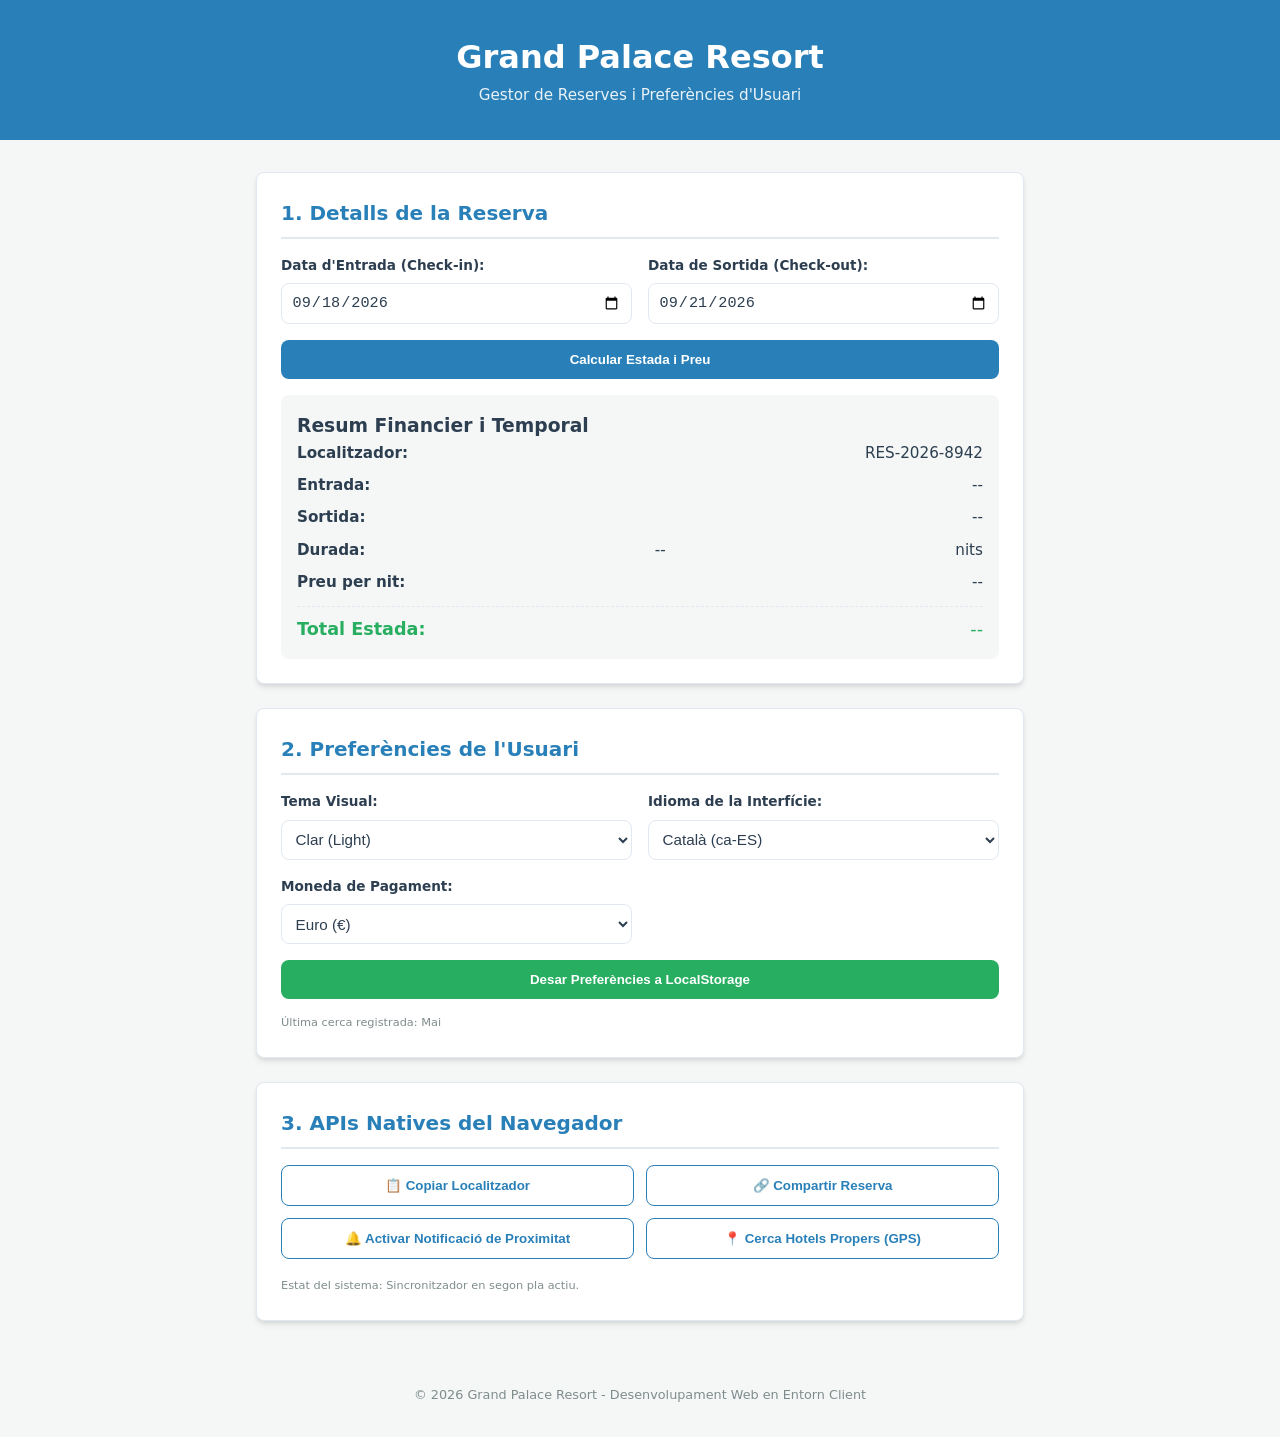
<file: app/index.html>
<!DOCTYPE html>
<html lang="ca">
<head>
    <meta charset="UTF-8">
    <meta name="viewport" content="width=device-width, initial-scale=1.0">
    <title>Gestor de Reserves i Preferències - Enterprise Edition</title>
    <link rel="stylesheet" href="styles.css">
</head>
<body>

    <header class="app-header">
        <div class="header-container">
            <h1>Grand Palace Resort</h1>
            <p class="subtitle">Gestor de Reserves i Preferències d'Usuari</p>
        </div>
    </header>

    <main class="main-container">

        <!-- ALERTA D'ERROR GLOBAL -->
        <div id="errorMessage" class="alert alert-danger" style="display: none;" role="alert"></div>

        <!-- BLOC 1: GESTIÓ TEMPORAL I RESERVA -->
        <section class="card">
            <h2>1. Detalls de la Reserva</h2>
            
            <form id="bookingForm" class="form-grid">
                <div class="form-group">
                    <label for="checkInInput">Data d'Entrada (Check-in):</label>
                    <input type="date" id="checkInInput" value="2026-09-18" required>
                </div>

                <div class="form-group">
                    <label for="checkOutInput">Data de Sortida (Check-out):</label>
                    <input type="date" id="checkOutInput" value="2026-09-21" required>
                </div>

                <div class="form-group full-width">
                    <button type="button" id="btnCalculateStay" class="btn btn-primary">Calcular Estada i Preu</button>
                </div>
            </form>

            <div class="booking-summary card-inner">
                <h3>Resum Financier i Temporal</h3>
                <ul>
                    <li><strong>Localitzador:</strong> <span id="bookingIdDisplay">RES-2026-8942</span></li>
                    <li><strong>Entrada:</strong> <span id="checkInDisplay">--</span></li>
                    <li><strong>Sortida:</strong> <span id="checkOutDisplay">--</span></li>
                    <li><strong>Durada:</strong> <span id="stayNightsDisplay">--</span> nits</li>
                    <li><strong>Preu per nit:</strong> <span id="pricePerNightDisplay">--</span></li>
                    <li class="total-price"><strong>Total Estada:</strong> <span id="totalPriceDisplay">--</span></li>
                </ul>
            </div>
        </section>

        <!-- BLOC 2: PREFERÈNCIES I PERSISTÈNCIA -->
        <section class="card">
            <h2>2. Preferències de l'Usuari</h2>
            
            <form id="preferencesForm" class="form-grid">
                <div class="form-group">
                    <label for="themeSelect">Tema Visual:</label>
                    <select id="themeSelect">
                        <option value="light">Clar (Light)</option>
                        <option value="dark">Fosc (Dark)</option>
                    </select>
                </div>

                <div class="form-group">
                    <label for="langSelect">Idioma de la Interfície:</label>
                    <select id="langSelect">
                        <option value="ca-ES">Català (ca-ES)</option>
                        <option value="es-ES">Español (es-ES)</option>
                        <option value="en-US">English (en-US)</option>
                    </select>
                </div>

                <div class="form-group">
                    <label for="currencySelect">Moneda de Pagament:</label>
                    <select id="currencySelect">
                        <option value="EUR">Euro (€)</option>
                        <option value="USD">Dòlar Nord-americà ($)</option>
                        <option value="GBP">Lliura Esterlina (£)</option>
                    </select>
                </div>

                <div class="form-group full-width">
                    <button type="button" id="btnSavePreferences" class="btn btn-secondary">Desar Preferències a LocalStorage</button>
                </div>
            </form>

            <div class="status-box">
                <small>Última cerca registrada: <span id="lastSearchDisplay">Mai</span></small>
            </div>
        </section>

        <!-- BLOC 3: APIS NATIVES DEL NAVEGADOR -->
        <section class="card">
            <h2>3. APIs Natives del Navegador</h2>
            
            <div class="button-group">
                <button type="button" id="btnCopyCode" class="btn btn-outline">
                    📋 Copiar Localitzador
                </button>
                
                <button type="button" id="btnShareBooking" class="btn btn-outline">
                    🔗 Compartir Reserva
                </button>
                
                <button type="button" id="btnNotify" class="btn btn-outline">
                    🔔 Activar Notificació de Proximitat
                </button>
                
                <button type="button" id="btnNearbyHotels" class="btn btn-outline">
                    📍 Cerca Hotels Propers (GPS)
                </button>
            </div>

            <div id="apiFeedback" class="status-box" style="margin-top: 15px;">
                <small>Estat del sistema: Sincronitzador en segon pla actiu.</small>
            </div>
        </section>

    </main>

    <footer class="app-footer">
        <p>&copy; 2026 Grand Palace Resort - Desenvolupament Web en Entorn Client</p>
    </footer>

    <script src="./app.js"></script>
</body>
</html>
</file>
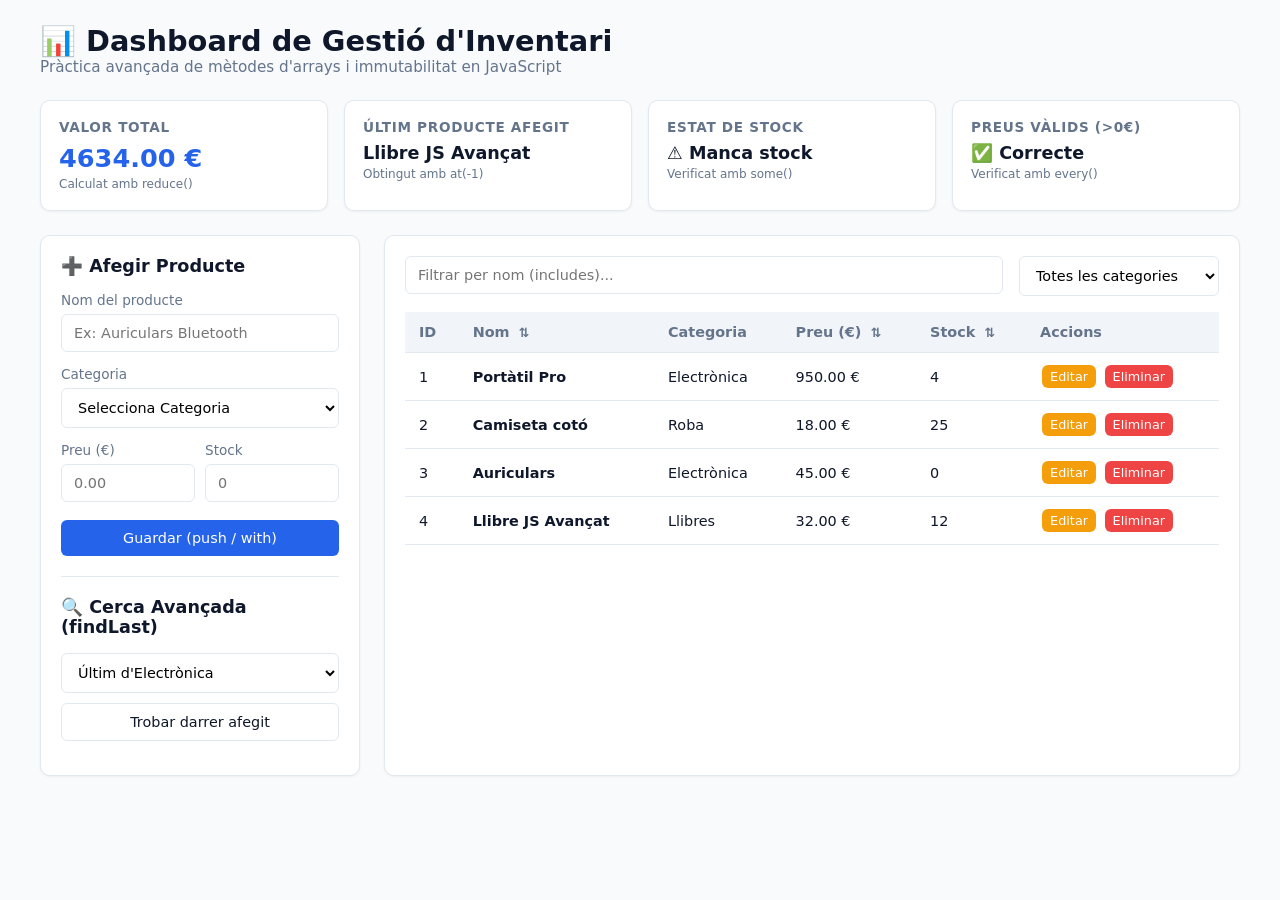
<file: AC4/AC4 js/shop/index.html>
<!DOCTYPE html>
<html lang="ca">
<head>
  <meta charset="UTF-8">
  <meta name="viewport" content="width=device-width, initial-scale=1.0">
  <title>Dashboard d'Inventari - Pràctica JS Arrays</title>
  <link rel="stylesheet" href="styles.css">
</head>
<body>
  <div class="dashboard-container">
    <header class="header">
      <h1>📊 Dashboard de Gestió d'Inventari</h1>
      <p>Pràctica avançada de mètodes d'arrays i immutabilitat en JavaScript</p>
    </header>

    <!-- Targetes de Mètriques (Stats) -->
    <section class="stats-grid">
      <div class="stat-card">
        <h3>Valor Total</h3>
        <div class="value" id="val-total">0.00 €</div>
        <span class="subtext">Calculat amb reduce()</span>
      </div>
      <div class="stat-card">
        <h3>Últim Producte Afegit</h3>
        <div class="value-sm" id="val-ultim">-</div>
        <span class="subtext">Obtingut amb at(-1)</span>
      </div>
      <div class="stat-card">
        <h3>Estat de Stock</h3>
        <div class="value-sm" id="val-sense-stock">-</div>
        <span class="subtext">Verificat amb some()</span>
      </div>
      <div class="stat-card">
        <h3>Preus Vàlids (>0€)</h3>
        <div class="value-sm" id="val-preu-valid">-</div>
        <span class="subtext">Verificat amb every()</span>
      </div>
    </section>

    <div class="main-layout">
      <!-- Formulari d'Alta / Edició -->
      <aside class="card sidebar">
        <h2 id="form-title">➕ Afegir Producte</h2>
        <form id="form-producte">
          <input type="hidden" id="edit-id" value="">
          
          <div class="form-group">
            <label>Nom del producte</label>
            <input type="text" id="nom" placeholder="Ex: Auriculars Bluetooth" required>
          </div>
          
          <div class="form-group">
            <label>Categoria</label>
            <select id="categoria" required>
              <option value="">Selecciona Categoria</option>
              <option value="Electrònica">Electrònica</option>
              <option value="Roba">Roba</option>
              <option value="Llibres">Llibres</option>
            </select>
          </div>

          <div class="form-row">
            <div class="form-group">
              <label>Preu (€)</label>
              <input type="number" id="preu" placeholder="0.00" step="0.01" required>
            </div>
            <div class="form-group">
              <label>Stock</label>
              <input type="number" id="stock" placeholder="0" required>
            </div>
          </div>

          <button type="submit" id="btn-submit" class="btn btn-primary">Guardar (push / with)</button>
          <button type="button" id="btn-cancel" class="btn btn-secondary" style="display: none;">Cancel·lar</button>
        </form>

        <hr class="divider">

        <h3>🔍 Cerca Avançada (findLast)</h3>
        <div class="form-group">
          <select id="cerca-cat-last">
            <option value="Electrònica">Últim d'Electrònica</option>
            <option value="Roba">Últim de Roba</option>
            <option value="Llibres">Últim de Llibres</option>
          </select>
          <button id="btn-cerca-last" class="btn btn-outline">Trobar darrer afegit</button>
        </div>
      </aside>

      <!-- Secció Principal: Taula i Filtres -->
      <main class="card content">
        <div class="table-header-controls">
          <div class="search-box">
            <input type="text" id="input-cerca" placeholder="Filtrar per nom (includes)...">
          </div>
          <div class="filter-box">
            <select id="filtre-categoria">
              <option value="Totes">Totes les categories</option>
              <option value="Electrònica">Electrònica</option>
              <option value="Roba">Roba</option>
              <option value="Llibres">Llibres</option>
            </select>
          </div>
        </div>

        <table class="data-table">
          <thead>
            <tr>
              <th>ID</th>
              <th class="sortable" data-sort="nom">Nom <span class="sort-icon">⇅</span></th>
              <th>Categoria</th>
              <th class="sortable" data-sort="preu">Preu (€) <span class="sort-icon">⇅</span></th>
              <th class="sortable" data-sort="stock">Stock <span class="sort-icon">⇅</span></th>
              <th>Accions</th>
            </tr>
          </thead>
          <tbody id="taula-productes">
            <!-- Renderitzat JS -->
          </tbody>
        </table>
      </main>
    </div>
  </div>

  <script src="./app.js"></script>
</body>
</html>
</file>
<file: app/styles.css>
/* ==========================================
   DISSENY BASE I VARIABLES
   ========================================== */
:root {
    --bg-color: #f4f7f6;
    --card-bg: #ffffff;
    --text-color: #2c3e50;
    --text-muted: #7f8c8d;
    --primary: #2980b9;
    --primary-hover: #1f6391;
    --secondary: #27ae60;
    --secondary-hover: #1e8449;
    --border-color: #e2e8f0;
    --danger: #e74c3c;
    --danger-bg: #fdf2f2;
    --shadow: 0 4px 6px -1px rgba(0, 0, 0, 0.1), 0 2px 4px -1px rgba(0, 0, 0, 0.06);
    --radius: 8px;
}

/* TEMA FOSC (Canvia dinàmicament per JS) */
body.dark-theme {
    --bg-color: #1a202c;
    --card-bg: #2d3748;
    --text-color: #f7fafc;
    --text-muted: #a0aec0;
    --border-color: #4a5568;
    --shadow: 0 4px 6px -1px rgba(0, 0, 0, 0.5);
}

* {
    box-sizing: border-box;
    margin: 0;
    padding: 0;
}

body {
    font-family: system-ui, -apple-system, BlinkMacSystemFont, "Segoe UI", Roboto, sans-serif;
    background-color: var(--bg-color);
    color: var(--text-color);
    line-height: 1.6;
    transition: background-color 0.3s ease, color 0.3s ease;
}

/* ==========================================
   ESTRUCTURA I LAYOUT
   ========================================== */
.app-header {
    background-color: var(--primary);
    color: #ffffff;
    padding: 2rem 1rem;
    text-align: center;
}

.subtitle {
    font-size: 0.95rem;
    opacity: 0.9;
}

.main-container {
    max-width: 800px;
    margin: 2rem auto;
    padding: 0 1rem;
    display: flex;
    flex-direction: column;
    gap: 1.5rem;
}

.card {
    background-color: var(--card-bg);
    border: 1px solid var(--border-color);
    border-radius: var(--radius);
    padding: 1.5rem;
    box-shadow: var(--shadow);
}

.card h2 {
    font-size: 1.25rem;
    margin-bottom: 1rem;
    border-bottom: 2px solid var(--border-color);
    padding-bottom: 0.5rem;
    color: var(--primary);
}

.card-inner {
    background-color: var(--bg-color);
    padding: 1rem;
    border-radius: var(--radius);
    margin-top: 1rem;
}

/* ==========================================
   FORMULARIS I INPUTS
   ========================================== */
.form-grid {
    display: grid;
    grid-template-columns: 1fr 1fr;
    gap: 1rem;
}

.full-width {
    grid-column: span 2;
}

@media (max-width: 600px) {
    .form-grid {
        grid-template-columns: 1fr;
    }
    .full-width {
        grid-column: span 1;
    }
}

.form-group {
    display: flex;
    flex-direction: column;
    gap: 0.4rem;
}

label {
    font-size: 0.85rem;
    font-weight: 600;
}

input[type="date"], select {
    padding: 0.6rem;
    border: 1px solid var(--border-color);
    border-radius: var(--radius);
    background-color: var(--card-bg);
    color: var(--text-color);
    font-size: 0.95rem;
}

/* ==========================================
   BOTONS
   ========================================== */
.btn {
    padding: 0.75rem 1.2rem;
    border: none;
    border-radius: var(--radius);
    font-weight: 600;
    cursor: pointer;
    transition: background-color 0.2s ease, transform 0.1s ease;
    width: 100%;
}

.btn:active {
    transform: scale(0.98);
}

.btn-primary {
    background-color: var(--primary);
    color: #ffffff;
}

.btn-primary:hover {
    background-color: var(--primary-hover);
}

.btn-secondary {
    background-color: var(--secondary);
    color: #ffffff;
}

.btn-secondary:hover {
    background-color: var(--secondary-hover);
}

.btn-outline {
    background-color: transparent;
    border: 1px solid var(--primary);
    color: var(--primary);
}

.btn-outline:hover {
    background-color: var(--primary);
    color: #ffffff;
}

.button-group {
    display: grid;
    grid-template-columns: 1fr 1fr;
    gap: 0.75rem;
}

@media (max-width: 500px) {
    .button-group {
        grid-template-columns: 1fr;
    }
}

/* ==========================================
   ALERTES I LLISTES
   ========================================== */
.alert {
    padding: 1rem;
    border-radius: var(--radius);
    font-size: 0.9rem;
}

.alert-danger {
    background-color: var(--danger-bg);
    color: var(--danger);
    border: 1px solid var(--danger);
}

.booking-summary ul {
    list-style: none;
    display: flex;
    flex-direction: column;
    gap: 0.5rem;
}

.booking-summary li {
    display: flex;
    justify-content: space-between;
    font-size: 0.95rem;
}

.total-price {
    font-size: 1.1rem !important;
    border-top: 1px dashed var(--border-color);
    padding-top: 0.5rem;
    margin-top: 0.25rem;
    color: var(--secondary);
}

.status-box {
    margin-top: 0.75rem;
    color: var(--text-muted);
    font-size: 0.85rem;
}

.app-footer {
    text-align: center;
    padding: 2rem 1rem;
    font-size: 0.8rem;
    color: var(--text-muted);
}
</file>
<file: AC4/AC4 js/shop/styles.css>
:root {
  --bg-color: #f8fafc;
  --card-bg: #ffffff;
  --text-main: #0f172a;
  --text-muted: #64748b;
  --primary: #2563eb;
  --primary-hover: #1d4ed8;
  --danger: #ef4444;
  --danger-hover: #dc2626;
  --border: #e2e8f0;
  --radius: 10px;
}

* {
  box-sizing: border-box;
  margin: 0;
  padding: 0;
  font-family: 'Inter', system-ui, -apple-system, sans-serif;
}

body {
  background-color: var(--bg-color);
  color: var(--text-main);
  padding: 24px;
}

.dashboard-container {
  max-width: 1200px;
  margin: 0 auto;
}

.header {
  margin-bottom: 24px;
}

.header h1 {
  font-size: 1.8rem;
  font-weight: 700;
  color: var(--text-main);
}

.header p {
  color: var(--text-muted);
  font-size: 0.95rem;
}

/* Stats Cards Grid */
.stats-grid {
  display: grid;
  grid-template-columns: repeat(auto-fit, minmax(220px, 1fr));
  gap: 16px;
  margin-bottom: 24px;
}

.stat-card {
  background: var(--card-bg);
  padding: 18px;
  border-radius: var(--radius);
  border: 1px solid var(--border);
  box-shadow: 0 1px 3px rgba(0,0,0,0.05);
}

.stat-card h3 {
  font-size: 0.85rem;
  text-transform: uppercase;
  letter-spacing: 0.05em;
  color: var(--text-muted);
  margin-bottom: 8px;
}

.stat-card .value {
  font-size: 1.6rem;
  font-weight: 700;
  color: var(--primary);
}

.stat-card .value-sm {
  font-size: 1.1rem;
  font-weight: 600;
  color: var(--text-main);
}

.stat-card .subtext {
  font-size: 0.75rem;
  color: var(--text-muted);
}

/* Layout Main */
.main-layout {
  display: grid;
  grid-template-columns: 320px 1fr;
  gap: 24px;
}

@media (max-width: 900px) {
  .main-layout {
    grid-template-columns: 1fr;
  }
}

.card {
  background: var(--card-bg);
  padding: 20px;
  border-radius: var(--radius);
  border: 1px solid var(--border);
  box-shadow: 0 1px 3px rgba(0,0,0,0.05);
}

.sidebar h2, .sidebar h3 {
  font-size: 1.1rem;
  margin-bottom: 16px;
}

.divider {
  margin: 20px 0;
  border: 0;
  border-top: 1px solid var(--border);
}

/* Form Controls */
.form-group {
  margin-bottom: 14px;
  display: flex;
  flex-direction: column;
  gap: 6px;
}

.form-group label {
  font-size: 0.85rem;
  font-weight: 500;
  color: var(--text-muted);
}

.form-row {
  display: flex;
  gap: 10px;
}

input, select {
  width: 100%;
  padding: 10px 12px;
  border: 1px solid var(--border);
  border-radius: 6px;
  font-size: 0.9rem;
  background-color: #fff;
  transition: border-color 0.2s;
}

input:focus, select:focus {
  outline: none;
  border-color: var(--primary);
}

/* Buttons */
.btn {
  padding: 10px 16px;
  border-radius: 6px;
  font-size: 0.9rem;
  font-weight: 500;
  cursor: pointer;
  border: none;
  transition: background 0.2s;
  width: 100%;
  margin-top: 4px;
}

.btn-primary { background: var(--primary); color: white; }
.btn-primary:hover { background: var(--primary-hover); }

.btn-secondary { background: var(--text-muted); color: white; }

.btn-outline {
  background: transparent;
  border: 1px solid var(--border);
  color: var(--text-main);
}
.btn-outline:hover { background: var(--bg-color); }

.btn-sm {
  padding: 4px 8px;
  font-size: 0.8rem;
  width: auto;
  margin: 0 2px;
}

.btn-edit { background: #f59e0b; color: white; }
.btn-edit:hover { background: #d97706; }

.btn-delete { background: var(--danger); color: white; }
.btn-delete:hover { background: var(--danger-hover); }

/* Table Header Controls */
.table-header-controls {
  display: flex;
  justify-content: space-between;
  gap: 16px;
  margin-bottom: 16px;
}

.search-box { flex: 1; }
.filter-box { width: 200px; }

/* Data Table */
.data-table {
  width: 100%;
  border-collapse: collapse;
}

.data-table th, .data-table td {
  padding: 12px 14px;
  text-align: left;
  border-bottom: 1px solid var(--border);
  font-size: 0.9rem;
}

.data-table th {
  background-color: #f1f5f9;
  font-weight: 600;
  color: var(--text-muted);
}

.data-table th.sortable {
  cursor: pointer;
  user-select: none;
}

.data-table th.sortable:hover {
  background-color: #e2e8f0;
}

.sort-icon {
  font-size: 0.8rem;
  margin-left: 4px;
}

.data-table tbody tr:hover {
  background-color: #f8fafc;
}
</file>
